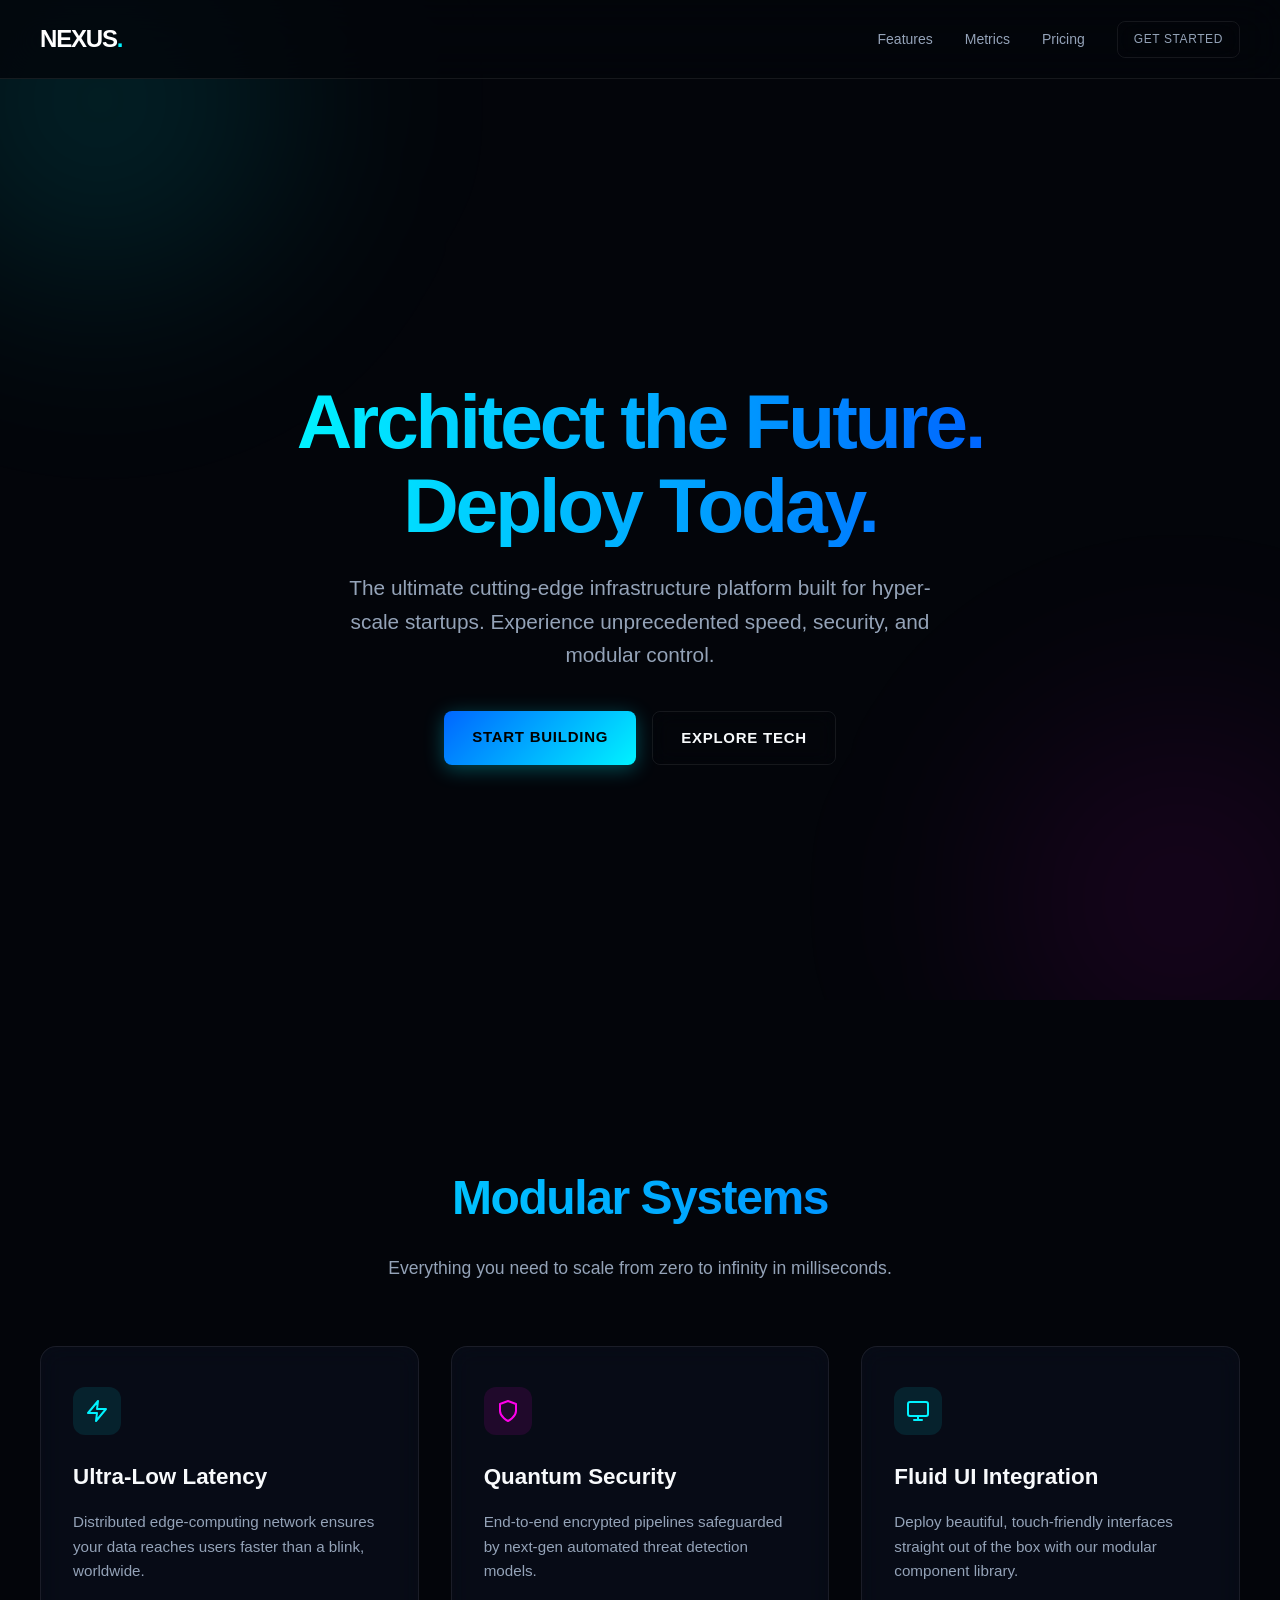
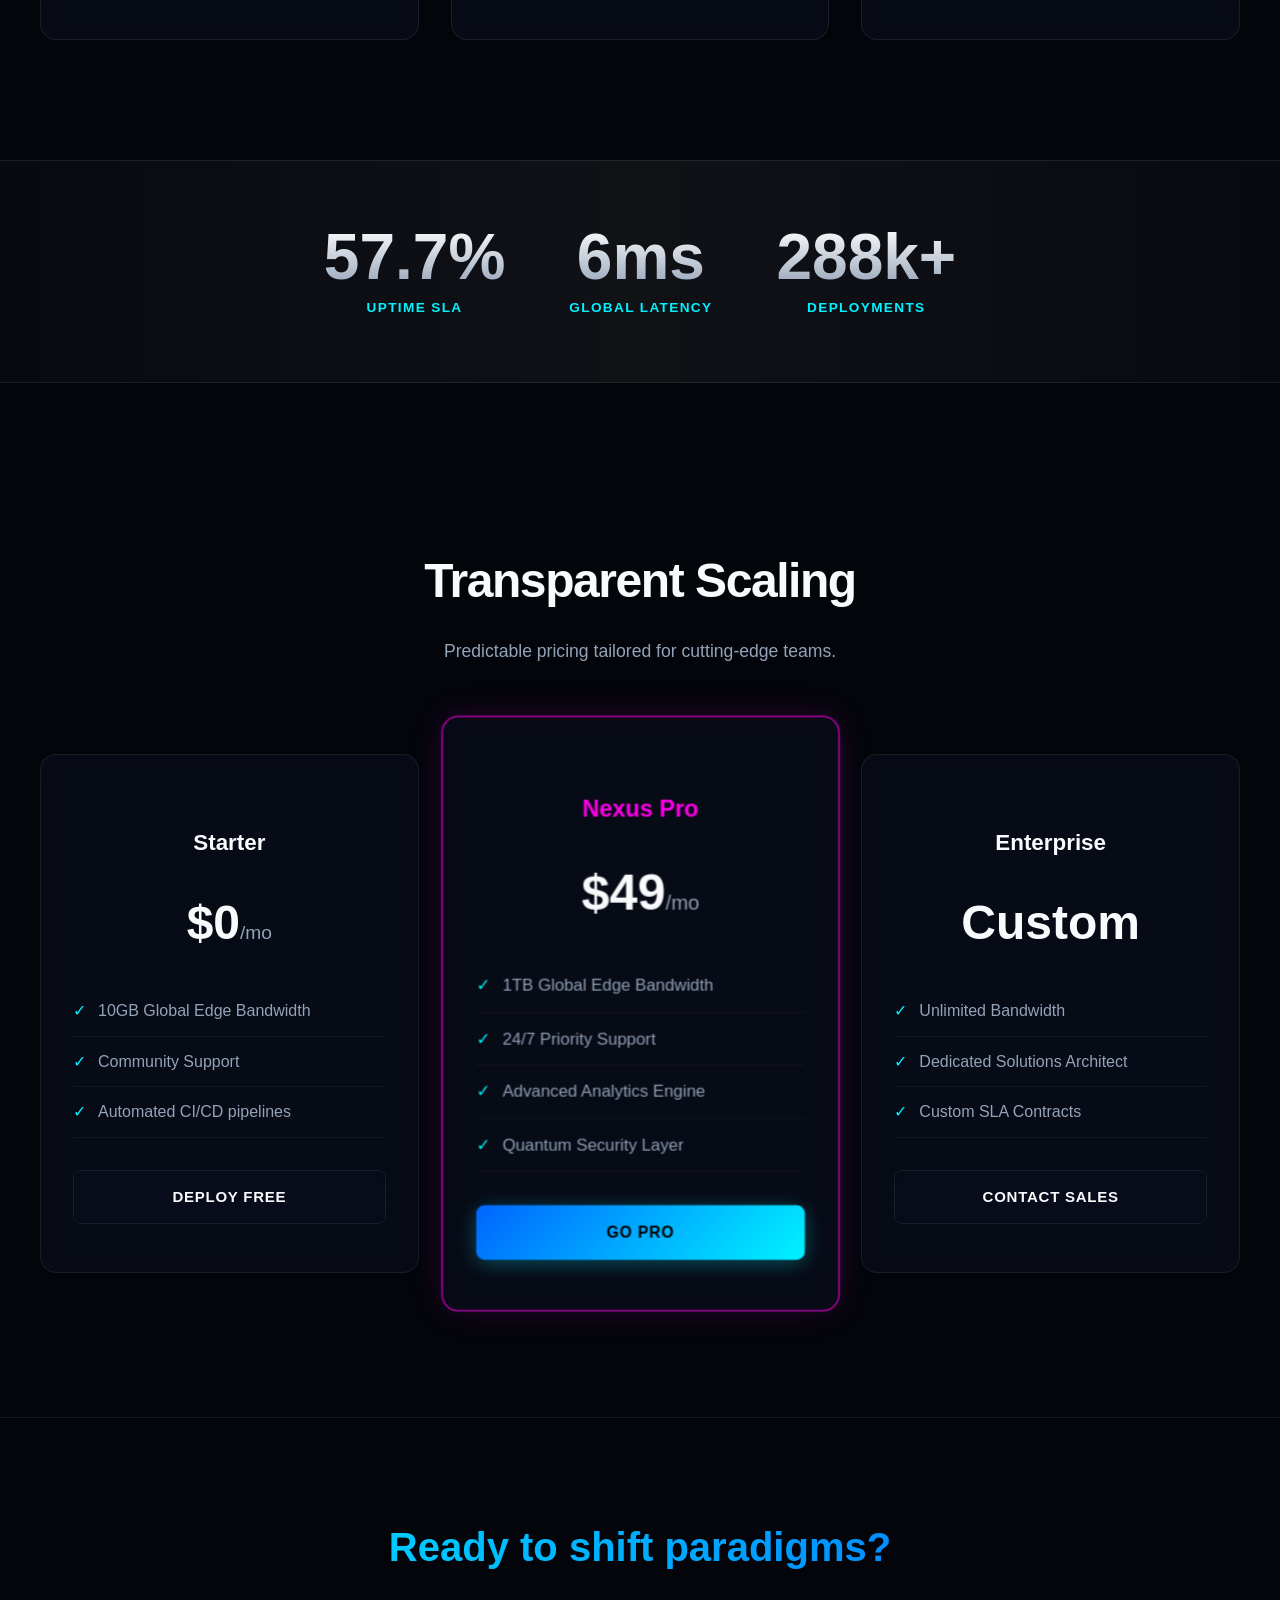
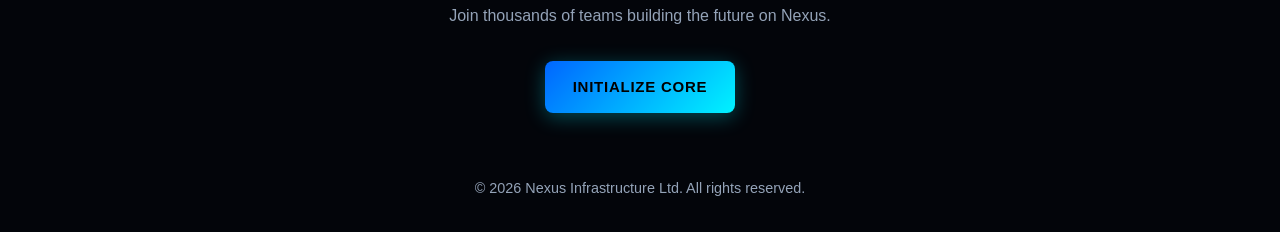
<file: GitHub/fitness-app/tech-startup.html>
<!DOCTYPE html>
<html lang="en">
<head>
  <meta charset="UTF-8">
  <meta name="viewport" content="width=device-width, initial-scale=1.0">
  <title>Nexus | Next-Gen Tech</title>
  <style>
    /* Base & Variables */
    :root {
      --bg-dark: #03050a;
      --bg-card: rgba(10, 15, 30, 0.6);
      --text-main: #f8fafc;
      --text-muted: #94a3b8;
      
      /* Neon Accents */
      --neon-cyan: #00f3ff;
      --neon-magenta: #ff00ea;
      --neon-blue: #0066ff;
      
      --glass-border: rgba(255, 255, 255, 0.08);
    }

    html {
      scroll-behavior: smooth;
    }

    body {
      margin: 0;
      font-family: -apple-system, BlinkMacSystemFont, 'Inter', 'Segoe UI', Roboto, Helvetica, Arial, sans-serif;
      background-color: var(--bg-dark);
      color: var(--text-main);
      overflow-x: hidden;
      line-height: 1.6;
      -webkit-font-smoothing: antialiased;
    }

    /* Utility Classes */
    .container {
      max-width: 1200px;
      margin: 0 auto;
      padding: 0 24px;
    }

    .text-center { text-align: center; }
    
    /* Animated Gradient Text */
    .text-gradient {
      background: linear-gradient(270deg, var(--neon-cyan), var(--neon-magenta), var(--neon-blue), var(--neon-cyan));
      background-size: 300% 300%;
      -webkit-background-clip: text;
      background-clip: text;
      -webkit-text-fill-color: transparent;
      animation: gradientFlow 6s ease infinite;
    }

    @keyframes gradientFlow {
      0% { background-position: 0% 50%; }
      50% { background-position: 100% 50%; }
      100% { background-position: 0% 50%; }
    }

    /* Glowing Blobs for Background Depth */
    .glow-bg {
      position: absolute;
      width: 600px;
      height: 600px;
      background: radial-gradient(circle, rgba(0, 102, 255, 0.15) 0%, rgba(0,0,0,0) 70%);
      border-radius: 50%;
      filter: blur(80px);
      z-index: -1;
      pointer-events: none;
    }
    .glow-bg.top-left { top: -200px; left: -200px; background: radial-gradient(circle, rgba(0, 243, 255, 0.15) 0%, rgba(0,0,0,0) 70%); }
    .glow-bg.bottom-right { bottom: -200px; right: -200px; background: radial-gradient(circle, rgba(255, 0, 234, 0.1) 0%, rgba(0,0,0,0) 70%); }

    /* Buttons */
    .btn {
      display: inline-block;
      padding: 14px 28px;
      border-radius: 8px;
      font-size: 15px;
      font-weight: 600;
      text-decoration: none;
      cursor: pointer;
      transition: all 0.3s ease;
      letter-spacing: 0.05em;
      text-transform: uppercase;
    }

    .btn-primary {
      background: linear-gradient(135deg, var(--neon-blue), var(--neon-cyan));
      color: #000;
      border: none;
      box-shadow: 0 4px 20px rgba(0, 243, 255, 0.3);
    }

    .btn-primary:hover {
      transform: translateY(-2px);
      box-shadow: 0 8px 30px rgba(0, 243, 255, 0.5);
    }

    .btn-outline {
      background: transparent;
      color: var(--text-main);
      border: 1px solid var(--glass-border);
      backdrop-filter: blur(10px);
    }

    .btn-outline:hover {
      border-color: var(--neon-magenta);
      box-shadow: 0 0 15px rgba(255, 0, 234, 0.2);
      color: #fff;
    }

    /* Navbar */
    nav {
      position: fixed;
      top: 0; left: 0; right: 0;
      padding: 20px 0;
      background: rgba(3, 5, 10, 0.8);
      backdrop-filter: blur(20px);
      -webkit-backdrop-filter: blur(20px);
      border-bottom: 1px solid var(--glass-border);
      z-index: 100;
    }
    .nav-container {
      display: flex;
      justify-content: space-between;
      align-items: center;
    }
    .logo {
      font-size: 24px;
      font-weight: 800;
      letter-spacing: -0.05em;
      text-decoration: none;
      color: #fff;
    }
    .nav-links {
      display: flex;
      gap: 32px;
      align-items: center;
    }
    .nav-links a {
      color: var(--text-muted);
      text-decoration: none;
      font-size: 14px;
      font-weight: 500;
      transition: color 0.2s;
    }
    .nav-links a:hover {
      color: var(--neon-cyan);
    }

    /* Hero Section */
    .hero {
      position: relative;
      padding: 180px 0 100px;
      min-height: 80vh;
      display: flex;
      align-items: center;
      justify-content: center;
      text-align: center;
      overflow: hidden;
    }
    .hero h1 {
      font-size: clamp(3rem, 6vw, 5.5rem);
      font-weight: 800;
      letter-spacing: -0.04em;
      line-height: 1.1;
      margin-bottom: 24px;
    }
    .hero p {
      font-size: clamp(1.1rem, 2vw, 1.3rem);
      color: var(--text-muted);
      max-width: 600px;
      margin: 0 auto 40px;
    }
    .hero-buttons {
      display: flex;
      gap: 16px;
      justify-content: center;
    }
    .hero-buttons .btn {
      position: relative;
    }
    .hero-buttons .btn::after {
      content: '';
      position: absolute;
      top: -1px; left: -1px; right: -1px; bottom: -1px;
      border-radius: 9px;
      padding: 2px;
      background: radial-gradient(70px circle at var(--mouse-x, 50%) var(--mouse-y, 50%), var(--neon-cyan), transparent 100%);
      -webkit-mask: linear-gradient(#fff 0 0) content-box, linear-gradient(#fff 0 0);
      mask: linear-gradient(#fff 0 0) content-box, linear-gradient(#fff 0 0);
      -webkit-mask-composite: xor;
      mask-composite: exclude;
      opacity: 0;
      transition: opacity 0.4s ease;
      pointer-events: none;
      z-index: 2;
    }
    .hero-buttons .btn-primary::after {
      /* Use a bright white/cyan mix to stand out against the primary button's background */
      background: radial-gradient(70px circle at var(--mouse-x, 50%) var(--mouse-y, 50%), #ffffff, transparent 100%);
    }
    .hero-buttons .btn:hover::after { opacity: 1; }

    /* Modular Section Styles */
    .section { padding: 120px 0; position: relative; }
    .section-header {
      text-align: center;
      margin-bottom: 64px;
    }
    .section-header h2 {
      font-size: clamp(2rem, 4vw, 3rem);
      font-weight: 800;
      letter-spacing: -0.03em;
      margin-bottom: 16px;
    }
    .section-header p {
      color: var(--text-muted);
      font-size: 1.1rem;
    }

    /* Features Grid */
    .grid {
      display: grid;
      grid-template-columns: repeat(auto-fit, minmax(300px, 1fr));
      gap: 32px;
    }
    .card {
      background: var(--bg-card);
      border: 1px solid var(--glass-border);
      border-radius: 16px;
      padding: 40px 32px;
      backdrop-filter: blur(12px);
      -webkit-backdrop-filter: blur(12px);
      transition: transform 0.4s ease, box-shadow 0.4s ease, border-color 0.4s ease, opacity 0.8s cubic-bezier(0.16, 1, 0.3, 1) var(--stagger-delay, 0s), translate 0.8s cubic-bezier(0.16, 1, 0.3, 1) var(--stagger-delay, 0s);
      position: relative;
      overflow: hidden;
      opacity: 0;
      translate: 0 40px;
      --glow-color: rgba(0, 243, 255, 0.12);
    }
    .card::before {
      content: '';
      position: absolute;
      top: 0; left: 0; right: 0; height: 2px;
      background: linear-gradient(90deg, transparent, var(--neon-blue), transparent);
      opacity: 0;
      transition: opacity 0.4s ease;
    }
    .card:hover {
      transform: translateY(-8px);
      border-color: rgba(0, 102, 255, 0.3);
      box-shadow: 0 20px 40px rgba(0, 0, 0, 0.4), 0 0 20px rgba(0, 102, 255, 0.1);
    }
    .card:hover::before { opacity: 1; }
    
    .card::after {
      content: '';
      position: absolute;
      top: 0; left: 0; right: 0; bottom: 0;
      background: radial-gradient(800px circle at var(--mouse-x, 50%) var(--mouse-y, 50%), var(--glow-color), transparent 40%);
      opacity: 0;
      transition: opacity 0.4s ease;
      pointer-events: none;
      z-index: 1;
    }
    .card:hover::after { opacity: 1; }
    .card > * { position: relative; z-index: 2; }
    
    .card.is-visible {
      opacity: 1;
      translate: 0 0;
    }

    .card-icon {
      width: 48px; height: 48px;
      border-radius: 12px;
      background: rgba(0, 243, 255, 0.1);
      display: flex; align-items: center; justify-content: center;
      margin-bottom: 24px;
      color: var(--neon-cyan);
    }
    .card-icon.magenta { background: rgba(255, 0, 234, 0.1); color: var(--neon-magenta); }
    .card h3 { font-size: 1.4rem; margin-bottom: 12px; }
    .card p { color: var(--text-muted); font-size: 0.95rem; }

    /* Animated Stats */
    .stats-wrapper {
      display: flex;
      flex-wrap: wrap;
      justify-content: center;
      gap: 64px;
      background: linear-gradient(90deg, rgba(255,255,255,0.02), rgba(255,255,255,0.05), rgba(255,255,255,0.02));
      padding: 64px 0;
      border-top: 1px solid var(--glass-border);
      border-bottom: 1px solid var(--glass-border);
    }
    .stat-item { text-align: center; }
    .stat-num {
      font-size: 4rem;
      font-weight: 800;
      line-height: 1;
      background: linear-gradient(180deg, #fff, var(--text-muted));
      -webkit-background-clip: text;
      background-clip: text;
      -webkit-text-fill-color: transparent;
      margin-bottom: 8px;
    }
    .stat-label { color: var(--neon-cyan); font-weight: 600; letter-spacing: 0.1em; text-transform: uppercase; font-size: 0.85rem; }

    /* Pricing Setup */
    .pricing-grid {
      display: grid;
      grid-template-columns: repeat(auto-fit, minmax(320px, 1fr));
      gap: 32px;
      align-items: center;
    }
    .pricing-card {
      text-align: center;
      padding: 48px 32px;
    }
    .pricing-card.featured {
      border-color: var(--neon-magenta);
      box-shadow: 0 0 30px rgba(255, 0, 234, 0.15);
      transform: scale(1.05);
      --glow-color: rgba(255, 0, 234, 0.12);
    }
    .pricing-card.featured:hover {
      transform: scale(1.05) translateY(-8px);
    }
    .price { font-size: 3rem; font-weight: 800; margin: 24px 0; }
    .price span { font-size: 1.2rem; color: var(--text-muted); font-weight: 500; }
    .pricing-features { list-style: none; padding: 0; margin: 0 0 32px; text-align: left; }
    .pricing-features li { padding: 12px 0; border-bottom: 1px solid rgba(255,255,255,0.05); color: var(--text-muted); }
    .pricing-features li::before { content: '✓'; color: var(--neon-cyan); margin-right: 12px; }

    /* Footer */
    footer {
      border-top: 1px solid var(--glass-border);
      padding: 64px 0 32px;
      text-align: center;
    }
    .footer-cta { margin-bottom: 64px; }
    .footer-cta h2 { font-size: 2.5rem; margin-bottom: 24px; }
    .copyright { color: var(--text-muted); font-size: 0.9rem; }

    /* Mobile Responsive Adjustments */
    @media (max-width: 768px) {
      .nav-links { display: none; } /* Could add a hamburger menu here */
      .hero-buttons { flex-direction: column; }
      .pricing-card.featured { transform: scale(1); }
      .pricing-card.featured:hover { transform: translateY(-8px); }
      .stats-wrapper { gap: 32px; flex-direction: column; }
    }
  </style>
</head>
<body>

  <nav>
    <div class="container nav-container">
      <a href="#" class="logo">NEXUS<span style="color: var(--neon-cyan)">.</span></a>
      <div class="nav-links">
        <a href="#features">Features</a>
        <a href="#stats">Metrics</a>
        <a href="#pricing">Pricing</a>
        <a href="#contact" class="btn btn-outline" style="padding: 8px 16px; font-size: 12px;">Get Started</a>
      </div>
    </div>
  </nav>

  <section class="hero">
    <div class="glow-bg top-left"></div>
    <div class="glow-bg bottom-right"></div>
    <div class="container">
      <h1 class="text-gradient">Architect the Future.<br>Deploy Today.</h1>
      <p>The ultimate cutting-edge infrastructure platform built for hyper-scale startups. Experience unprecedented speed, security, and modular control.</p>
      <div class="hero-buttons">
        <a href="#pricing" class="btn btn-primary">Start Building</a>
        <a href="#features" class="btn btn-outline">Explore Tech</a>
      </div>
    </div>
  </section>

  <section id="features" class="section">
    <div class="container">
      <div class="section-header">
        <h2 class="text-gradient">Modular Systems</h2>
        <p>Everything you need to scale from zero to infinity in milliseconds.</p>
      </div>
      <div class="grid">
        <div class="card">
          <div class="card-icon">
            <svg width="24" height="24" fill="none" stroke="currentColor" stroke-width="2" stroke-linecap="round" stroke-linejoin="round"><polygon points="13 2 3 14 12 14 11 22 21 10 12 10 13 2"></polygon></svg>
          </div>
          <h3>Ultra-Low Latency</h3>
          <p>Distributed edge-computing network ensures your data reaches users faster than a blink, worldwide.</p>
        </div>
        <div class="card">
          <div class="card-icon magenta">
            <svg width="24" height="24" fill="none" stroke="currentColor" stroke-width="2" stroke-linecap="round" stroke-linejoin="round"><path d="M12 22s8-4 8-10V5l-8-3-8 3v7c0 6 8 10 8 10z"></path></svg>
          </div>
          <h3>Quantum Security</h3>
          <p>End-to-end encrypted pipelines safeguarded by next-gen automated threat detection models.</p>
        </div>
        <div class="card">
          <div class="card-icon">
            <svg width="24" height="24" fill="none" stroke="currentColor" stroke-width="2" stroke-linecap="round" stroke-linejoin="round"><rect x="2" y="3" width="20" height="14" rx="2" ry="2"></rect><line x1="8" y1="21" x2="16" y2="21"></line><line x1="12" y1="17" x2="12" y2="21"></line></svg>
          </div>
          <h3>Fluid UI Integration</h3>
          <p>Deploy beautiful, touch-friendly interfaces straight out of the box with our modular component library.</p>
        </div>
      </div>
    </div>
  </section>

  <section id="stats">
    <div class="stats-wrapper">
      <div class="stat-item">
        <div class="stat-num" data-target="99.9" data-suffix="%">0%</div>
        <div class="stat-label">Uptime SLA</div>
      </div>
      <div class="stat-item">
        <div class="stat-num" data-target="12" data-suffix="ms">0ms</div>
        <div class="stat-label">Global Latency</div>
      </div>
      <div class="stat-item">
        <div class="stat-num" data-target="500" data-suffix="k+">0k+</div>
        <div class="stat-label">Deployments</div>
      </div>
    </div>
  </section>

  <section id="pricing" class="section">
    <div class="container">
      <div class="section-header">
        <h2>Transparent Scaling</h2>
        <p>Predictable pricing tailored for cutting-edge teams.</p>
      </div>
      <div class="pricing-grid">
        <div class="card pricing-card">
          <h3>Starter</h3>
          <div class="price">$0<span>/mo</span></div>
          <ul class="pricing-features">
            <li>10GB Global Edge Bandwidth</li>
            <li>Community Support</li>
            <li>Automated CI/CD pipelines</li>
          </ul>
          <a href="#" class="btn btn-outline" style="width: 100%; box-sizing: border-box;">Deploy Free</a>
        </div>
        <div class="card pricing-card featured">
          <h3 style="color: var(--neon-magenta)">Nexus Pro</h3>
          <div class="price">$49<span>/mo</span></div>
          <ul class="pricing-features">
            <li>1TB Global Edge Bandwidth</li>
            <li>24/7 Priority Support</li>
            <li>Advanced Analytics Engine</li>
            <li>Quantum Security Layer</li>
          </ul>
          <a href="#" class="btn btn-primary" style="width: 100%; box-sizing: border-box;">Go Pro</a>
        </div>
        <div class="card pricing-card">
          <h3>Enterprise</h3>
          <div class="price">Custom</div>
          <ul class="pricing-features">
            <li>Unlimited Bandwidth</li>
            <li>Dedicated Solutions Architect</li>
            <li>Custom SLA Contracts</li>
          </ul>
          <a href="#" class="btn btn-outline" style="width: 100%; box-sizing: border-box;">Contact Sales</a>
        </div>
      </div>
    </div>
  </section>

  <footer>
    <div class="container">
      <div class="footer-cta">
        <h2 class="text-gradient">Ready to shift paradigms?</h2>
        <p style="color: var(--text-muted); margin-bottom: 32px;">Join thousands of teams building the future on Nexus.</p>
        <a href="#" class="btn btn-primary">Initialize Core</a>
      </div>
      <div class="copyright">
        &copy; 2026 Nexus Infrastructure Ltd. All rights reserved.
      </div>
    </div>
  </footer>

  <script>
    document.addEventListener('DOMContentLoaded', () => {
      const statNums = document.querySelectorAll('.stat-num');
      
      const animateValue = (obj, start, end, duration, suffix) => {
        let startTimestamp = null;
        const isFloat = end % 1 !== 0; // Check if number has decimals
        
        const step = (timestamp) => {
          if (!startTimestamp) startTimestamp = timestamp;
          const progress = Math.min((timestamp - startTimestamp) / duration, 1);
          const easeProgress = progress * (2 - progress); // Ease-out effect for a smooth finish
          const current = start + easeProgress * (end - start);
          
          obj.innerHTML = (isFloat ? current.toFixed(1) : Math.floor(current)) + suffix;
          
          if (progress < 1) {
            window.requestAnimationFrame(step);
          } else {
            obj.innerHTML = end + suffix; // Ensure exact final value
          }
        };
        window.requestAnimationFrame(step);
      };

      const observer = new IntersectionObserver((entries, obs) => {
        entries.forEach(entry => {
          if (entry.isIntersecting) {
            const target = parseFloat(entry.target.getAttribute('data-target'));
            const suffix = entry.target.getAttribute('data-suffix') || '';
            animateValue(entry.target, 0, target, 2000, suffix); // 2000ms duration
            obs.unobserve(entry.target); // Unobserve so it only animates once
          }
        });
      }, { threshold: 0.5 }); // Triggers when 50% of the element is visible

      statNums.forEach(stat => observer.observe(stat));

      // Card Entrance Animations
      const cards = document.querySelectorAll('.card');
      const cardObserver = new IntersectionObserver((entries, obs) => {
        entries.forEach(entry => {
          if (entry.isIntersecting) {
            entry.target.classList.add('is-visible');
            obs.unobserve(entry.target);
          }
        });
      }, { threshold: 0.1 });

      cards.forEach((card, index) => {
        // Groups delays by 3 so columns stagger neatly
        card.style.setProperty('--stagger-delay', `${(index % 3) * 0.15}s`);
        cardObserver.observe(card);

        // Mouse movement for glassmorphism glow
        card.addEventListener('mousemove', (e) => {
          const rect = card.getBoundingClientRect();
          const x = e.clientX - rect.left;
          const y = e.clientY - rect.top;
          card.style.setProperty('--mouse-x', `${x}px`);
          card.style.setProperty('--mouse-y', `${y}px`);
        });
      });

      // Hero Buttons Border Glow
      const heroBtns = document.querySelectorAll('.hero-buttons .btn');
      heroBtns.forEach(btn => {
        btn.addEventListener('mousemove', (e) => {
          const rect = btn.getBoundingClientRect();
          const x = e.clientX - rect.left;
          const y = e.clientY - rect.top;
          btn.style.setProperty('--mouse-x', `${x}px`);
          btn.style.setProperty('--mouse-y', `${y}px`);
        });
      });
    });
  </script>
</body>
</html>
</file>
